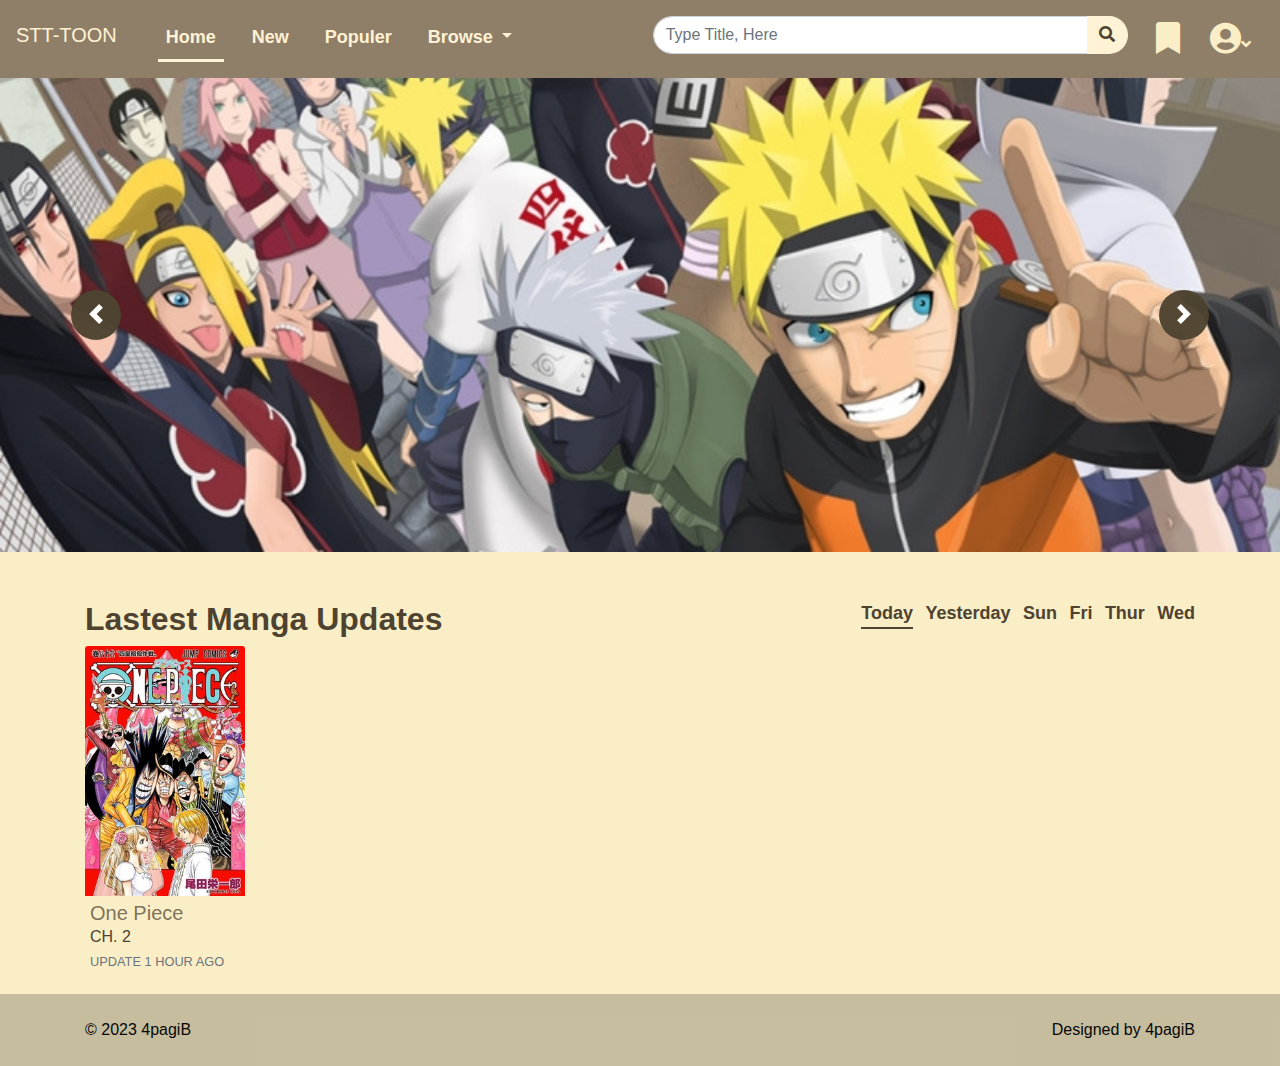
<file: index.html>
<!DOCTYPE html>
<html lang="en">

<head>
    <meta charset="UTF-8">
    <meta name="viewport" content="width=device-width, initial-scale=1, shrink-to-fit=no">
    <title>STT-TOON</title>

    <!-- css files -->
    <link rel="stylesheet" href="css/bootstrap.min.css">
    <link rel="stylesheet" href="https://use.fontawesome.com/releases/v5.10.2/css/all.css">
    <link rel="stylesheet" href="css/main.css">
</head>

<body>
    <!-- start navbar -->
    <nav class="navbar navbar-expand-lg navbar-light shadow py-2 py-sm-0">
        <a class="navbar-brand" href="#">
            <h5>STT-TOON</h5>
        </a>
        <div class="collapse navbar-collapse" id="navbarSupportedContent">
            <div class="container-fluid">
                <div class="row py-3">
                    <div class="col-lg-6 col-sm-12 mb-3 mb-sm-0">
                        <ul class="navbar-nav mr-auto">
                            <!-- always use single word for li -->
                            <li class="nav-item active">
                                <a class="nav-link" href="#">Home<span class="sr-only">(current)</span></a>
                            </li>
                            <li class="nav-item">
                                <a class="nav-link" href="#">New</a>
                            </li>
                            <li class="nav-item">
                                <a class="nav-link" href="#">Populer</a>
                            </li>
                            <li class="nav-item dropdown">
                                <a class="nav-link dropdown-toggle" href="#" id="navbarDropdown" role="button"
                                    data-toggle="dropdown" aria-haspopup="true" aria-expanded="false">
                                    Browse
                                </a>
                                <div class="dropdown-menu" aria-labelledby="navbarDropdown">
                                    <a class="dropdown-item" href="#">Action</a>
                                    <a class="dropdown-item" href="#">Another action</a>
                                    <div class="dropdown-divider"></div>
                                    <a class="dropdown-item" href="#">Something else here</a>
                                </div>
                            </li>
                        </ul>
                    </div>
                    <div class="col">
                        <form class="form-inline search">
                            <div class="input-group">
                                <input type="text" class="form-control" placeholder="Type Title, Here"
                                    aria-label="Type Title, Here">
                                <div class="input-group-append">
                                    <button class="btn btn-outline-secondary" type="button"><i
                                            class="fa fa-search"></i></button>
                                </div>
                            </div>
                        </form>
                    </div>
                </div>
            </div>
        </div>
        <div class="profile float-right">
            <div class="saved">
                <button class="btn" type="button" id="dropdownMenuButton" data-toggle="dropdown" aria-haspopup="true"
                    aria-expanded="false">
                    <i class="fa fa-bookmark fa-2x"></i>
                </button>
                <div class="dropdown-menu dropdown-menu-right" aria-labelledby="dropdownMenuButton">
                    <a class="dropdown-item" href="#">
                        <div class="row">
                            <div class="col"><img src="img/cover1.jpg" width="50"></div>
                            <div class="col">
                                <h5>One piece 1</h5>
                                <small>Lastest <span>VOL. 11</span></small>
                            </div>
                        </div>
                    </a>
                    <a class="dropdown-item" href="#">
                        <div class="row">
                            <div class="col"><img src="img/cover1.jpg" width="50"></div>
                            <div class="col">
                                <h5>One piece 1</h5>
                                <small>Lastest <span>VOL. 11</span></small>
                            </div>
                        </div>
                    </a>
                    <hr>
                    <a class="dropdown-item" href="#">View all saved mangas (14)</a>
                </div>
            </div>
            <div class="account">
                <button class="btn" type="button" id="dropdownMenuButton" data-toggle="dropdown" aria-haspopup="true"
                    aria-expanded="false">
                    <i class="fa fa-user-circle fa-2x"></i><i class="fa fa-angle-down"></i>
                </button>
                <div class="dropdown-menu dropdown-menu-right" aria-labelledby="dropdownMenuButton">
                    <a class="dropdown-item" href="form-login.php">login</a>
                    <a class="dropdown-item" href="#"></a>
                </div>
            </div>
        </div>
        <button class="navbar-toggler" type="button" data-toggle="collapse" data-target="#navbarSupportedContent"
            aria-controls="navbarSupportedContent" aria-expanded="false" aria-label="Toggle navigation">
            <span class="navbar-toggler-icon"></span>
        </button>
    </nav>
    <!-- end navbar-->

    <!-- start slider -->
    <div id="mangaslider" class="carousel slide" data-ride="carousel">
        <div class="carousel-inner">
            <div class="carousel-item active">
                <img class="d-block w-100" src="img/slider1.jpg" alt="First slide">
            </div>
            <div class="carousel-item">
                <img class="d-block w-100" src="img/slider2.jpg" alt="Second slide">
            </div>
            <div class="carousel-item">
                <img class="d-block w-100" src="img/slider3.jpg" alt="Third slide">
            </div>
        </div>
        <a class="carousel-control-prev" href="#mangaslider" role="button" data-slide="prev">
            <div><span class="carousel-control-prev-icon" aria-hidden="true"></span></div>
            <span class="sr-only">Previous</span>
        </a>
        <a class="carousel-control-next" href="#mangaslider" role="button" data-slide="next">
            <div><span class="carousel-control-next-icon" aria-hidden="true"></span></div>
            <span class="sr-only">Next</span>
        </a>
    </div>
    <!-- end slider -->

    <!-- start lastest -->
    <div class="lastest container mt-4 mt-sm-5">
        <div class="row">
            <div class="col-lg-6">
                <h2 class="font-weight-bolder float-left">Lastest Manga Updates</h2>
            </div>
            <div class="col-lg-6">
                <ul class="calendar list-unstyled list-inline float-right font-weight-bold mt-3 mt-sm-0">
                    <li class="list-inline-item active">Today</li>
                    <li class="list-inline-item">Yesterday</li>
                    <li class="list-inline-item">Sun</li>
                    <li class="list-inline-item">Fri</li>
                    <li class="list-inline-item">Thur</li>
                    <li class="list-inline-item">Wed</li>
                </ul>
            </div>
        </div>

        <div class="posts row">
            <div class="col-lg-2 col-md-3 col-sm-4">
                <div class="card mb-3">
                    <a href="details.html"><img src="img/cover1.jpg" class="card-img-top" alt=""></a>
                    <div class="over text-center">
                        <div class="head text-left">
                            <h6>One Piece</h6>
                        </div>
                        <div class="about-list">
                            <table class="table table-borderless">
                                <tbody>
                                    <tr>
                                        <th scope="row">Genre:</th>
                                        <td>Sport</td>
                                    </tr>
                                    <tr>
                                        <th scope="row">Artist:</th>
                                        <td>Jacob ZFCon</td>
                                    </tr>
                                    <tr>
                                        <th scope="row">Update:</th>
                                        <td>VOL. 125</td>
                                    </tr>
                                </tbody>
                            </table>
                        </div>
                        <p class="about text-muted">
                            efficitur eu tortor. Nam et odio aliquet.
                        </p>
                        <a class="reading btn" href="details.html">Start reading VOL. 1</a>
                    </div>
                    <div class="card-body">
                        <h5 class="card-title"><a href="details.html">One Piece</a></h5>
                        <p class="card-text">CH. 2</p>
                        <p class="card-text"><small class="text-muted text-uppercase">Update 1 Hour ago</small></p>
                    </div>
                </div>
            </div>
        </div>
    </div>
    <!-- end lastest -->

    <!-- start footer -->
    <footer>
        <div class="container py-4">
            <span class="copyright">&copy; 2023 4pagiB</span>
            <span class="design float-right">Designed by 4pagiB</span>
        </div>
    </footer>
    <!-- end footer -->

    <!-- js files -->
    <script src="js/jquery-3.4.1.min.js"></script>
    <script src="https://cdnjs.cloudflare.com/ajax/libs/popper.js/1.14.7/umd/popper.min.js"
        integrity="sha384-UO2eT0CpHqdSJQ6hJty5KVphtPhzWj9WO1clHTMGa3JDZwrnQq4sF86dIHNDz0W1"
        crossorigin="anonymous"></script>
    <script src="js/bootstrap.min.js"></script>
    <script src="js/main.js"></script>
</body>

</html>
</file>
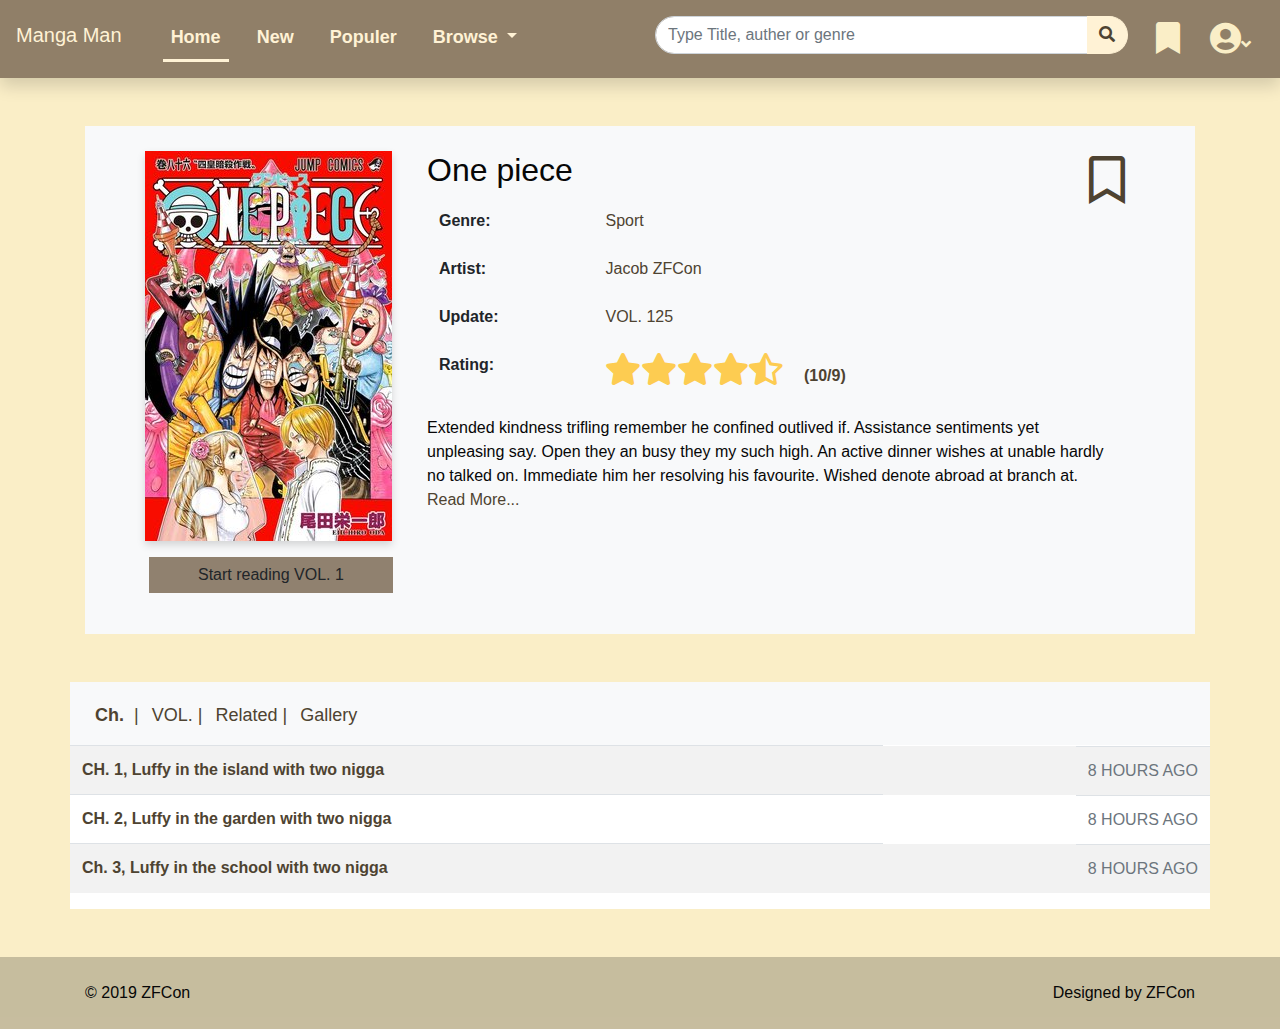
<file: details.html>
<!DOCTYPE html>
<html lang="en">

<head>
    <meta charset="UTF-8">
    <meta name="viewport" content="width=device-width, initial-scale=1, shrink-to-fit=no">
    <title>Manga Reader</title>

    <!-- css files -->
    <link rel="stylesheet" href="css/bootstrap.min.css">
    <link rel="stylesheet" href="https://use.fontawesome.com/releases/v5.10.2/css/all.css">
    <link rel="stylesheet" href="css/main.css">
</head>

<body>
    <!-- start navbar -->
    <nav class="navbar navbar-expand-lg navbar-light shadow py-2 py-sm-0">
        <a class="navbar-brand" href="D:\python\Template\manga-reader\index.html">
            <h5>Manga Man</h5>
        </a>
        <div class="collapse navbar-collapse" id="navbarSupportedContent">
            <div class="container-fluid">
                <div class="row py-3">
                    <div class="col-lg-6 col-sm-12 mb-3 mb-sm-0">
                        <ul class="navbar-nav mr-auto">
                            <!-- always use single word for li -->
                            <li class="nav-item active">
                                <a class="nav-link" href="D:\python\Template\manga-reader\index.html">Home<span
                                        class="sr-only">(current)</span></a>
                            </li>
                            <li class="nav-item">
                                <a class="nav-link" href="#">New</a>
                            </li>
                            <li class="nav-item">
                                <a class="nav-link" href="#">Populer</a>
                            </li>
                            <li class="nav-item dropdown">
                                <a class="nav-link dropdown-toggle" href="#" id="navbarDropdown" role="button"
                                    data-toggle="dropdown" aria-haspopup="true" aria-expanded="false">
                                    Browse
                                </a>
                                <div class="dropdown-menu" aria-labelledby="navbarDropdown">
                                    <a class="dropdown-item" href="#">Action</a>
                                    <a class="dropdown-item" href="#">Another action</a>
                                    <div class="dropdown-divider"></div>
                                    <a class="dropdown-item" href="#">Something else here</a>
                                </div>
                            </li>
                        </ul>
                    </div>
                    <div class="col">
                        <form class="form-inline search">
                            <div class="input-group">
                                <input type="text" class="form-control" placeholder="Type Title, auther or genre"
                                    aria-label="Type Title, auther or genre">
                                <div class="input-group-append">
                                    <button class="btn btn-outline-secondary" type="button"><i
                                            class="fa fa-search"></i></button>
                                </div>
                            </div>
                        </form>
                    </div>
                </div>
            </div>
        </div>
        <div class="profile float-right">
            <div class="saved">
                <button class="btn" type="button" id="dropdownMenuButton" data-toggle="dropdown" aria-haspopup="true"
                    aria-expanded="false">
                    <i class="fa fa-bookmark fa-2x"></i>
                </button>
                <div class="dropdown-menu dropdown-menu-right" aria-labelledby="dropdownMenuButton">
                    <a class="dropdown-item" href="#">
                        <div class="row">
                            <div class="col"><img src="img/cover1.jpg" width="50"></div>
                            <div class="col">
                                <h5>One piece 1</h5>
                                <small>Lastest <span>VOL. 11</span></small>
                            </div>
                        </div>
                    </a>
                    <a class="dropdown-item" href="#">
                        <div class="row">
                            <div class="col"><img src="img/cover1.jpg" width="50"></div>
                            <div class="col">
                                <h5>One piece 1</h5>
                                <small>Lastest <span>VOL. 11</span></small>
                            </div>
                        </div>
                    </a>
                    <hr>
                    <a class="dropdown-item" href="#">View all saved mangas (14)</a>
                </div>
            </div>
            <div class="account">
                <button class="btn" type="button" id="dropdownMenuButton" data-toggle="dropdown" aria-haspopup="true"
                    aria-expanded="false">
                    <i class="fa fa-user-circle fa-2x"></i><i class="fa fa-angle-down"></i>
                </button>
                <div class="dropdown-menu dropdown-menu-right" aria-labelledby="dropdownMenuButton">
                    <a class="dropdown-item" href="#">My account</a>
                    <a class="dropdown-item" href="#">logout</a>
                </div>
            </div>
        </div>
        <button class="navbar-toggler" type="button" data-toggle="collapse" data-target="#navbarSupportedContent"
            aria-controls="navbarSupportedContent" aria-expanded="false" aria-label="Toggle navigation">
            <span class="navbar-toggler-icon"></span>
        </button>
    </nav>
    <!-- end navbar-->

    <!-- start reading intro -->
    <div class="container my-5">
        <div class="read-intro bg-light">
            <i class="far fa-bookmark fa-3x"></i>
            <div class="row">
                <div class="cover col-*">
                    <img class="shadow" src="img/cover1.jpg" alt="">
                </div>
                <div class="info col">
                    <h2 class="head">One piece</h2>
                    <table class="table table-borderless">
                        <tbody>
                            <tr>
                                <th scope="row">Genre:</th>
                                <td>Sport</td>
                            </tr>
                            <tr>
                                <th scope="row">Artist:</th>
                                <td>Jacob ZFCon</td>
                            </tr>
                            <tr>
                                <th scope="row">Update:</th>
                                <td>VOL. 125</td>
                            </tr>
                            <tr>
                                <th scope="row">Rating:</th>
                                <td><i class="fa fa-star fa-2x"></i><i class="fa fa-star fa-2x"></i><i
                                        class="fa fa-star fa-2x"></i><i class="fa fa-star fa-2x"></i><i
                                        class="fa fa-star-half-alt fa-2x"></i> <span
                                        class="font-weight-bold ml-3">(10/9)</span></td>
                            </tr>
                        </tbody>
                    </table>
                    <p>
                        Extended kindness trifling remember he confined outlived if.
                        Assistance sentiments yet unpleasing say. Open they an busy they my such high.
                        An active dinner wishes at unable hardly no talked on.
                        Immediate him her resolving his favourite. Wished denote abroad at branch at. <a href="#">Read
                            More...</a>
                    </p>
                </div>
            </div>
            <div class="row">
                <a class="btn btn-red my-3 mx-1 px-5" href="#">Start reading VOL. 1</a>
            </div>
        </div>
    </div>
    <!-- end reading intro -->

    <!-- start intro lists -->
    <div class="container my-5 bg-white">
        <div class="intro-lists">
            <div class="head-list row bg-light">
                <ul class="list-unstyled list-inline">
                    <li class="list-inline-item"><a data-toggle="tab" class="active" href="#ch">Ch.</a></li>
                    <li class="list-inline-item"><a data-toggle="tab" href="#vol">VOL.</a></li>
                    <li class="list-inline-item"><a data-toggle="tab" href="#related">Related</a></li>
                    <li class="list-inline-item"><a data-toggle="tab" href="#gallery">Gallery</a></li>
                </ul>
            </div>
            <div class="tab-content">

                <!-- start ch -->
                <div id="ch" class="tab-pane fade in active show">
                    <div class="row">
                        <table class="table table-striped">
                            <tbody>
                                <tr>
                                    <th><a href="details.html">CH. 1, Luffy in the island with two nigga</a></th>
                                    <td class="text-muted text-uppercase float-right">8 hours ago</td>
                                </tr>
                                <tr>
                                    <th><a href="details.html">CH. 2, Luffy in the garden with two nigga</a></th>
                                    <td class="text-muted text-uppercase float-right">8 hours ago</td>
                                </tr>
                                <tr>
                                    <th><a href="details.html">Ch. 3, Luffy in the school with two nigga</a></th>
                                    <td class="text-muted text-uppercase float-right">8 hours ago</td>
                                </tr>
                            </tbody>
                        </table>
                    </div>
                </div>
                <!-- end ch -->

                <!-- start vol -->
                <div id="vol" class="tab-pane fade">
                    <div class="row">
                        <table class="table table-striped">
                            <tbody>
                                <tr>
                                    <th><a href="details.html">VOL. 2, Luffy in the island</a></th>
                                    <td class="text-muted text-uppercase float-right">8 hours ago</td>
                                </tr>
                                <tr>
                                    <th><a href="details.html">VOL. 2, Luffy in the garden</a></th>
                                    <td class="text-muted text-uppercase float-right">8 hours ago</td>
                                </tr>
                                <tr>
                                    <th><a href="details.html">VOL. 3, Luffy in the school</a></th>
                                    <td class="text-muted text-uppercase float-right">8 hours ago</td>
                                </tr>
                            </tbody>
                        </table>
                    </div>
                </div>
                <!-- end vol -->

                <!-- start related -->
                <div id="related" class="tab-pane fade">
                    <div class="row">
                        <div class="col-lg-3 col-md-4 col-sm-6">
                            <a href="details.html">
                                <div class="card mb-3">
                                    <img src="img/cover2.jpg" class="card-img-top" alt="">
                                    <div class="card-body">
                                        <h5 class="card-title">One piece</h5>
                                    </div>
                                </div>
                            </a>
                        </div>
                        <div class="col-lg-3 col-md-4 col-sm-6">
                            <a href="details.html">
                                <div class="card mb-3">
                                    <img src="img/cover2.jpg" class="card-img-top" alt="">
                                    <div class="card-body">
                                        <h5 class="card-title">One piece</h5>
                                    </div>
                                </div>
                            </a>
                        </div>
                        <div class="col-lg-3 col-md-4 col-sm-6">
                            <a href="details.html">
                                <div class="card mb-3">
                                    <img src="img/cover2.jpg" class="card-img-top" alt="">
                                    <div class="card-body">
                                        <h5 class="card-title">One piece</h5>
                                    </div>
                                </div>
                            </a>
                        </div>
                        <div class="col-lg-3 col-md-4 col-sm-6">
                            <a href="details.html">
                                <div class="card mb-3">
                                    <img src="img/cover2.jpg" class="card-img-top" alt="">
                                    <div class="card-body">
                                        <h5 class="card-title">One piece</h5>
                                    </div>
                                </div>
                            </a>
                        </div>

                    </div>
                </div>
                <!-- end related -->

                <!-- start gallery -->
                <div id="gallery" class="tab-pane fade">
                    <div class="imgrow">
                        <div class="imgcol">
                            <img src="img/cover1.jpg" width="100%">
                            <img src="img/slider1.jpg" width="100%">
                            <img src="img/apex-section-bg-legends-caustic-xl.jpg.adapt.320w.jpg" width="100%">

                        </div>
                        <div class="imgcol">
                            <img src="img/76693209_2445782385645459_1824072803884728320_n.jpg" width="100%">
                            <img src="img/slider1.jpg" width="100%">
                            <img src="img/cover4.jpg" width="100%">
                        </div>
                        <div class="imgcol">
                            <img src="img/72561095_1152623741615641_762555470421426176.jpg" width="100%">
                            <img src="img/47126346_671615859906817_766212574944428032_n.jpg" width="100%">
                            <img src="img/cover2.jpg" width="100%">
                        </div>
                    </div>
                </div>
                <!-- end gallery-->

            </div>
        </div>
    </div>
    <!-- end sh. list -->

    <!-- start footer -->
    <footer>
        <div class="container py-4">
            <span class="copyright">&copy; 2019 ZFCon</span>
            <span class="design float-right">Designed by ZFCon</span>
        </div>
    </footer>
    <!-- end footer -->

    <!-- js files -->
    <script src="js/jquery-3.4.1.min.js"></script>
    <script src="https://cdnjs.cloudflare.com/ajax/libs/popper.js/1.14.7/umd/popper.min.js"
        integrity="sha384-UO2eT0CpHqdSJQ6hJty5KVphtPhzWj9WO1clHTMGa3JDZwrnQq4sF86dIHNDz0W1"
        crossorigin="anonymous"></script>
    <script src="js/bootstrap.min.js"></script>
    <script src="js/main.js"></script>
</body>

</html>
</file>
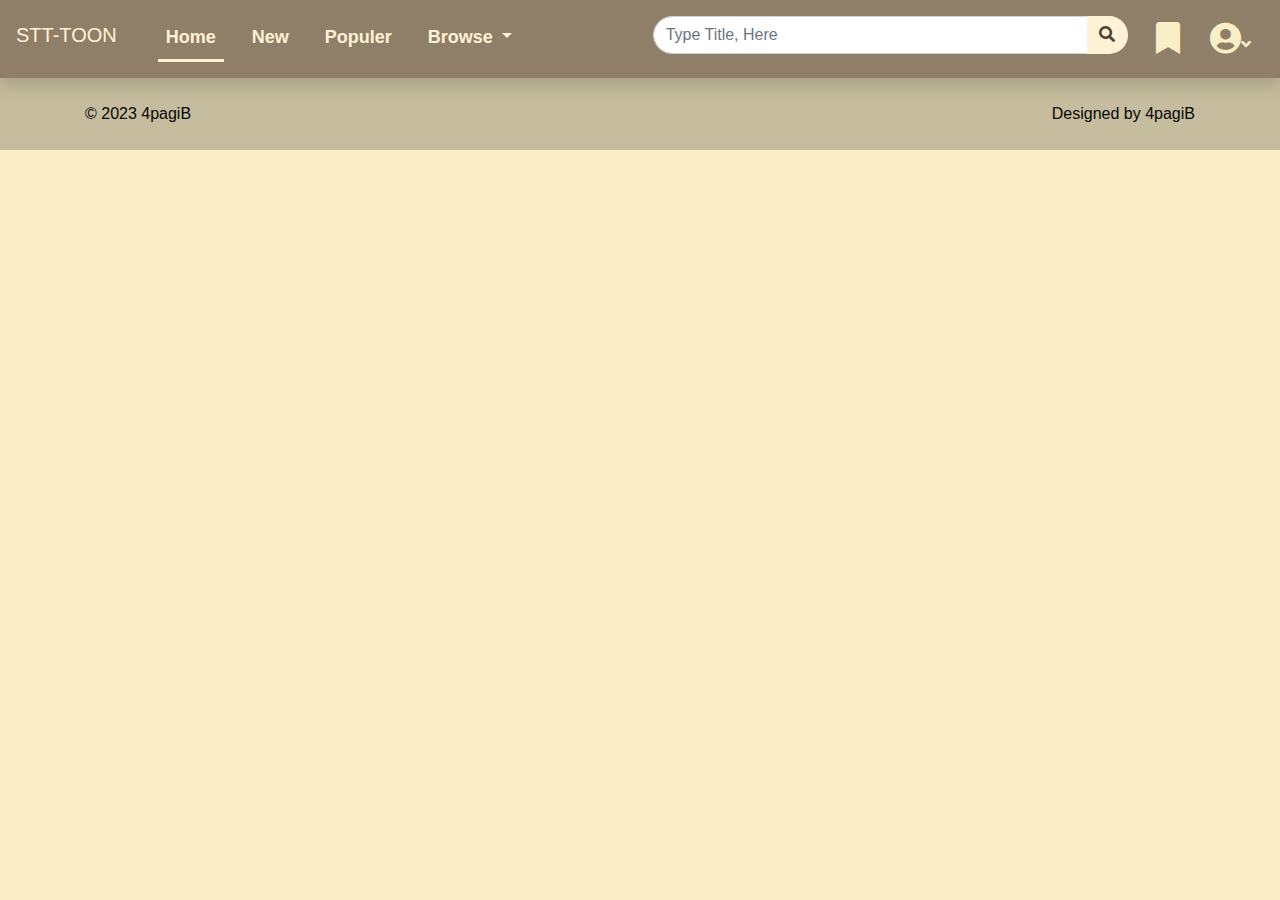
<file: halaman-admin.html>
<!DOCTYPE html>
<html lang="en">

<head>
    <meta charset="UTF-8">
    <meta name="viewport" content="width=device-width, initial-scale=1, shrink-to-fit=no">
    <title>halaman-admin</title>

    <!-- css files -->
    <link rel="stylesheet" href="css/bootstrap.min.css">
    <link rel="stylesheet" href="https://use.fontawesome.com/releases/v5.10.2/css/all.css">
    <link rel="stylesheet" href="css/main.css">
</head>

<body>
    <!-- start navbar -->
    <nav class="navbar navbar-expand-lg navbar-light shadow py-2 py-sm-0">
        <a class="navbar-brand" href="#">
            <h5>STT-TOON</h5>
        </a>
        <div class="collapse navbar-collapse" id="navbarSupportedContent">
            <div class="container-fluid">
                <div class="row py-3">
                    <div class="col-lg-6 col-sm-12 mb-3 mb-sm-0">
                        <ul class="navbar-nav mr-auto">
                            <!-- always use single word for li -->
                            <li class="nav-item active">
                                <a class="nav-link" href="#">Home<span class="sr-only">(current)</span></a>
                            </li>
                            <li class="nav-item">
                                <a class="nav-link" href="#">New</a>
                            </li>
                            <li class="nav-item">
                                <a class="nav-link" href="#">Populer</a>
                            </li>
                            <li class="nav-item dropdown">
                                <a class="nav-link dropdown-toggle" href="#" id="navbarDropdown" role="button"
                                    data-toggle="dropdown" aria-haspopup="true" aria-expanded="false">
                                    Browse
                                </a>
                                <div class="dropdown-menu" aria-labelledby="navbarDropdown">
                                    <a class="dropdown-item" href="#">Action</a>
                                    <a class="dropdown-item" href="#">Another action</a>
                                    <div class="dropdown-divider"></div>
                                    <a class="dropdown-item" href="#">Something else here</a>
                                </div>
                            </li>
                        </ul>
                    </div>
                    <div class="col">
                        <form class="form-inline search">
                            <div class="input-group">
                                <input type="text" class="form-control" placeholder="Type Title, Here"
                                    aria-label="Type Title, Here">
                                <div class="input-group-append">
                                    <button class="btn btn-outline-secondary" type="button"><i
                                            class="fa fa-search"></i></button>
                                </div>
                            </div>
                        </form>
                    </div>
                </div>
            </div>
        </div>
        <div class="profile float-right">
            <div class="saved">
                <button class="btn" type="button" id="dropdownMenuButton" data-toggle="dropdown" aria-haspopup="true"
                    aria-expanded="false">
                    <i class="fa fa-bookmark fa-2x"></i>
                </button>
                <div class="dropdown-menu dropdown-menu-right" aria-labelledby="dropdownMenuButton">
                    <a class="dropdown-item" href="#">
                        <div class="row">
                            <div class="col"><img src="img/cover1.jpg" width="50"></div>
                            <div class="col">
                                <h5>One piece 1</h5>
                                <small>Lastest <span>VOL. 11</span></small>
                            </div>
                        </div>
                    </a>
                    <a class="dropdown-item" href="#">
                        <div class="row">
                            <div class="col"><img src="img/cover1.jpg" width="50"></div>
                            <div class="col">
                                <h5>One piece 1</h5>
                                <small>Lastest <span>VOL. 11</span></small>
                            </div>
                        </div>
                    </a>
                    <hr>
                    <a class="dropdown-item" href="#">View all saved mangas (14)</a>
                </div>
            </div>
            <div class="account">
                <button class="btn" type="button" id="dropdownMenuButton" data-toggle="dropdown" aria-haspopup="true"
                    aria-expanded="false">
                    <i class="fa fa-user-circle fa-2x"></i><i class="fa fa-angle-down"></i>
                </button>
                <div class="dropdown-menu dropdown-menu-right" aria-labelledby="dropdownMenuButton">
                    <a class="dropdown-item" href="#">My account</a>
                    <a class="dropdown-item" href="#">logout</a>
                </div>
            </div>
        </div>
        <button class="navbar-toggler" type="button" data-toggle="collapse" data-target="#navbarSupportedContent"
            aria-controls="navbarSupportedContent" aria-expanded="false" aria-label="Toggle navigation">
            <span class="navbar-toggler-icon"></span>
        </button>
    </nav>
    <!-- end navbar-->



    <!-- start footer -->
    <footer>
        <div class="container py-4">
            <span class="copyright">&copy; 2023 4pagiB</span>
            <span class="design float-right">Designed by 4pagiB</span>
        </div>
    </footer>
    <!-- end footer -->

    <!-- js files -->
    <script src="js/jquery-3.4.1.min.js"></script>
    <script src="https://cdnjs.cloudflare.com/ajax/libs/popper.js/1.14.7/umd/popper.min.js"
        integrity="sha384-UO2eT0CpHqdSJQ6hJty5KVphtPhzWj9WO1clHTMGa3JDZwrnQq4sF86dIHNDz0W1"
        crossorigin="anonymous"></script>
    <script src="js/bootstrap.min.js"></script>
    <script src="js/main.js"></script>
</body>

</html>
</file>
<file: css/main.css>
/*
    Theme Name : ElitesCorp
    Auther Name : ZFCon

    Swatch 1
    #070707
    Swatch 2
    #faf9f9
    Swatch 3
    #c3b6ab
    Swatch 4
    #ab201c
    Swatch 5
    #a92d1c
    Swatch 6
    #4e544e
    Swatch 7
    #d9a83d
    Swatch 8
    #568c90
*/

/* start navbar */

/* start base */

body {
    background-color: #faeec7;
    color: #4e4331;
}

a {
    color: #4e4331;
    text-decoration: none;
    transition: all .3s ease-in-out;
}

a:hover {
    color: #4e4331;
    text-decoration: none;
}

table tbody tr td {
    color: #4e4331;
}

.btn-red {
    padding: 5px 10px;
    background-color: #81705be0;
    border-radius: 0;
    transition: all .3s ease-in-out;
}
.btn-red:hover {
    box-shadow: 0 0.225rem .5rem rgba(247, 176, 118, 0.15)!important;
    color: #4e4331;
}

/* end base */

.navbar {
    background-color: #81705be0;
    padding: 0 1rem;
}

.navbar .navbar-nav .nav-item .nav-link, .navbar .navbar-brand{
    color: #fff2d5;
    font-size: 18px;
    font-weight: bolder;
    transition: all .2s ease-in-out;
}

.navbar .navbar-nav .nav-item {padding: 0 10px;}

.navbar .navbar-nav .nav-item.active .nav-link,  .navbar .navbar-nav .nav-item .nav-link:hover{
    border-bottom: 3px solid #fff2d5;
}

.navbar .search .input-group {
    width: 100%;
}

.navbar .search input[type='text'] {border-radius: 100px 0 0 100px;}

.navbar .search button {
    border-radius: 0 100px 100px 0;
    background-color: #fff2d5;
    border: 1px solid #fff2d5;
    border-left: none;
    color: #4e4331;
}
.navbar .search button:hover{color: #4e4331;}

.navbar .profile, .navbar .profile .btn {
    color: #faeec7;
    transition: all .2s ease-in-out;
}
.navbar .profile .btn:hover {color: #4e4331;}

.navbar .profile .saved span, .navbar .profile .saved a:last-of-type {color: #4e4331;}

.navbar .profile .account, .navbar .profile .saved {display: inline-block;}

.dropdown-menu-right {right: 50px;}

/* end navbar */

/* start slider */

.carousel-control-next, .carousel-control-prev {opacity: 1;}

#mangaslider .carousel-control-prev div,
#mangaslider .carousel-control-next div {
    width: 50px;
    height: 50px;
    background-color: #4e4331f6;
    line-height: 57px;
    border-radius: 50%;
}

/* end slider */

/* start lastest */

.lastest .calendar .list-inline {margin: 0;}

.lastest .calendar .list-inline-item {
    font-size: 18px;
    cursor: pointer;
    transition: all .2s ease-in-out;
}
.lastest .calendar .list-inline-item.active,
.lastest .calendar .list-inline-item:hover {
    border-bottom: 2px solid #4e4331;;
}

.lastest .posts .card {
    background-color: transparent;
    transition: all .3s ease-in-out;
    z-index: 1;
    border: 0;
}

@media only screen and (min-width: 960px) {
    .lastest .posts .card:hover{
        z-index: 2;
        transform: scale(1.3,1.1);
    }
    .lastest .posts .card:hover .over {display: block}
    
    .lastest .posts .card .card-img-top {
        width: 100%;
        height: 250px;
        object-fit: cover;
    }
}

@media only screen and (max-width: 600px) {
    .lastest .posts .card .card-img-top {
        height: auto;
    }
  }

.lastest .posts .card .card-body {
    padding: 5px;
}

.lastest .posts .card .card-text,
.lastest .posts .card .card-title {margin: 0;}

.lastest .posts .card .card-title a {color: #4e4331bd;}

/* card details */

.lastest .posts .card .over {
    position: absolute;
    background-color: #fff2d5;
    bottom: 0;
    left: 0;
    height: 60%;
    color: #070707;
    display: none;
    border-radius: 0 0 5px 5px;
    font-size: 10px;
}

.lastest .posts .card .over .head {
    background-color: #4e4331;
    color: #fff2d5;
}
.lastest .posts .card .over .head h6 {padding: 5px 10px;}

.lastest .posts .card .over .about-list {padding-left: 10px;}
.lastest .posts .card .over .table td,
.lastest .posts .card .over .table th {
    padding: 0;
}

.lastest .posts .card .over .reading {
    font-size: 10px;
    padding: 5px 10px;
    color: #faf9f9;
    background-color: #4e4331;
    border-radius: 0;
}

/* end lastest */

/* start intro to read */

.read-intro {
    color: #070707;
    position: relative;
    padding: 25px 75px;
}

.read-intro .fa-bookmark {
    color: #4e4331;
    position: absolute;
    top: 30px;
    right: 70px;
    cursor: pointer;
}

.read-intro .cover {padding-right: 20px;}

.read-intro .table i {
    color: #fdcc51;
}

.read-intro p a {
    color: #4e4331;
}

.read-intro .cover .shadow {
    box-shadow: 0 0.225rem .5rem rgba(0,0,0,.15)!important;
}

/* end intro to read */

/* start intro lists */

.intro-lists {color: #070707;}

.intro-lists .head-list {
    color: #4e4331;
    padding: 20px 0 0 20px;
    font-size: 18px;
}

.intro-lists .head-list li a.active {
    color: #4e4331;
    font-weight: bold;
    padding: 0 5px;
}

.intro-lists .head-list li:after{content: ' |';}
.intro-lists .head-list li:last-child:after{content: '';}

/* end intro lists */

/* start ch */



/* end ch */

/* start vol */



/* end vol */

/* start related */ 

#related .card {
    transition: all .3s ease-in-out;
}

#related .card:hover {
    transform: scale(1.05);
}

/* end related */

/* start gallery reponsive img */

#gallery .imgrow {
    display: flex;
    flex-wrap: wrap;
    padding: 0 4px;
  }
  
#gallery .imgcol {
    flex: 33.33333%;
    max-width: 33.33333%;
    padding: 0 4px;
}
  
#gallery .imgcol img {
    margin-top: 8px;
    vertical-align: middle;
    width: 100%;
    padding: 10px;
    border-radius: 20px;
}
  
@media screen and (max-width: 800px) {
    #gallery .imgcol {
      flex: 50%;
      max-width: 50%;
    }
}
  
@media screen and (max-width: 600px) {
#gallery .imgcol {
      flex: 100%;
      max-width: 100%;
    }
}

/* end gallery */

/* start footer */

footer {
    background-color: #1818183a;
    color: #070707;
}

/* end footer */
</file>
